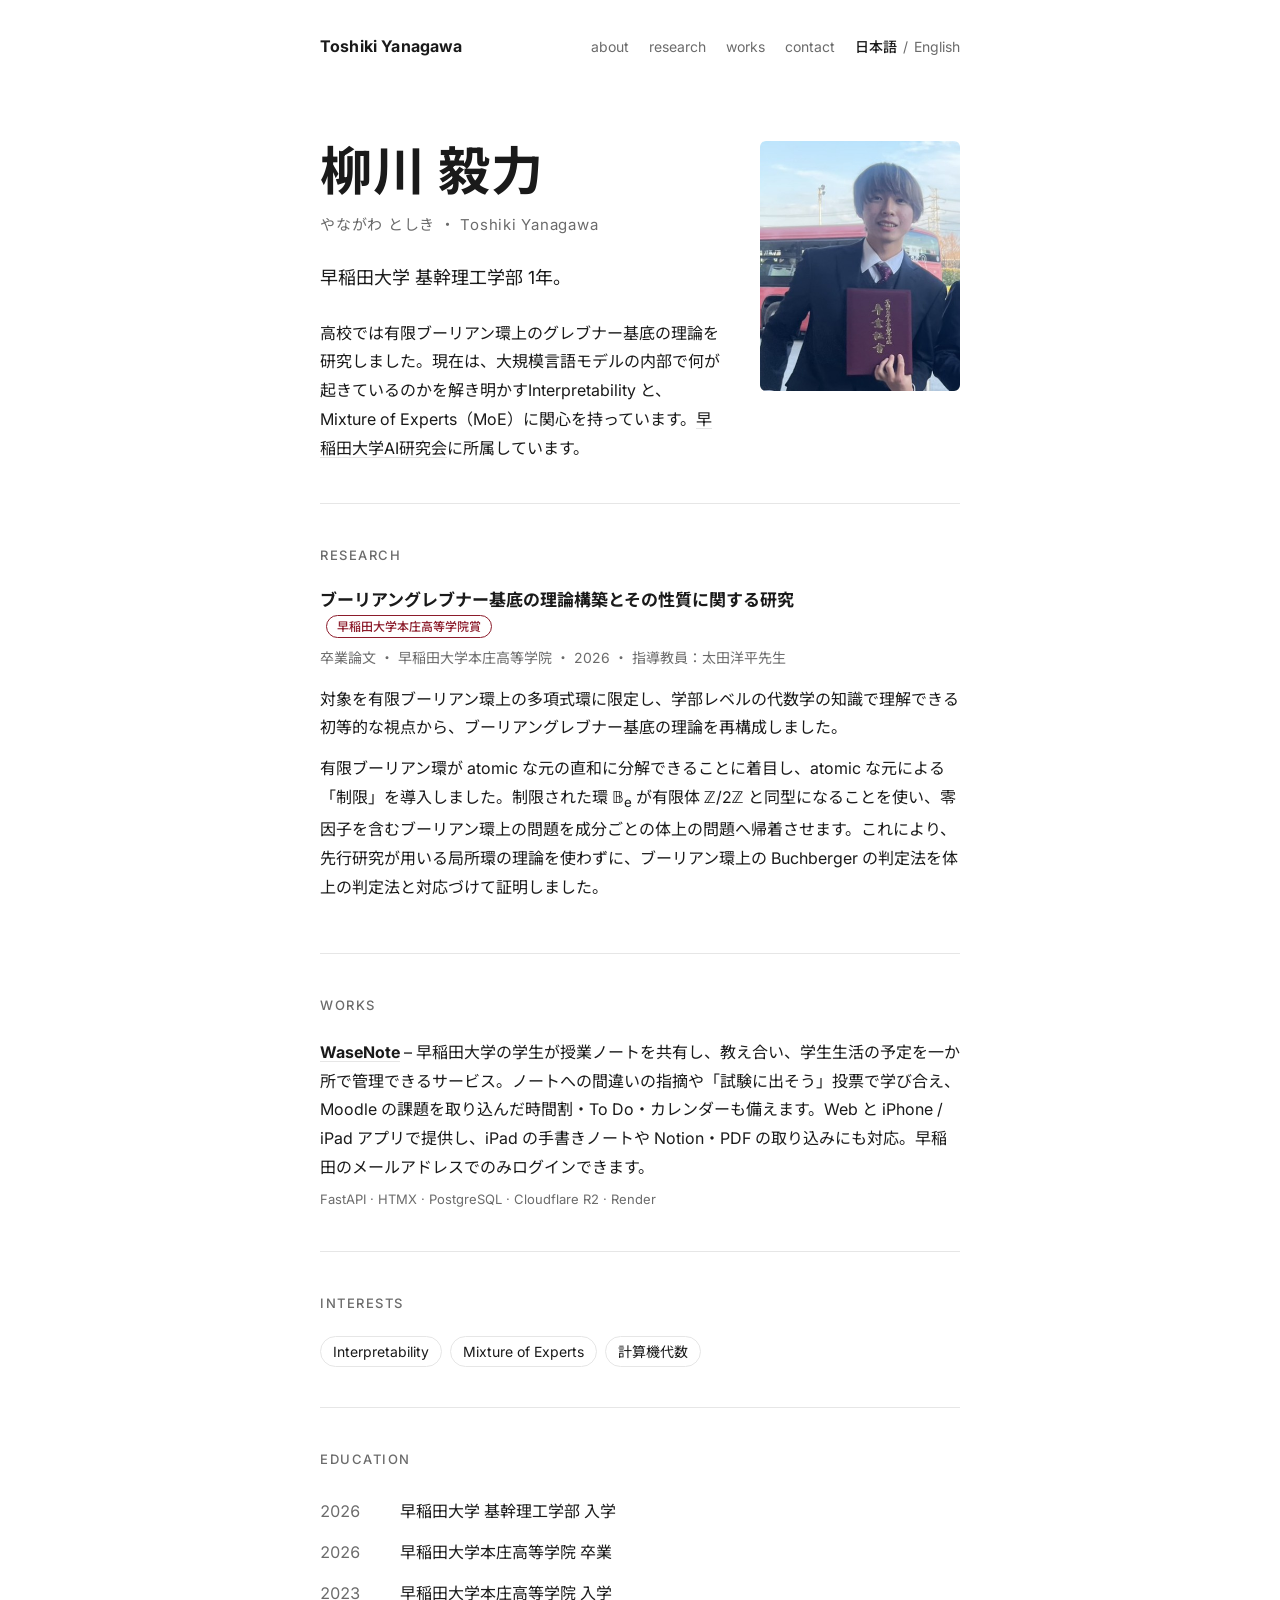
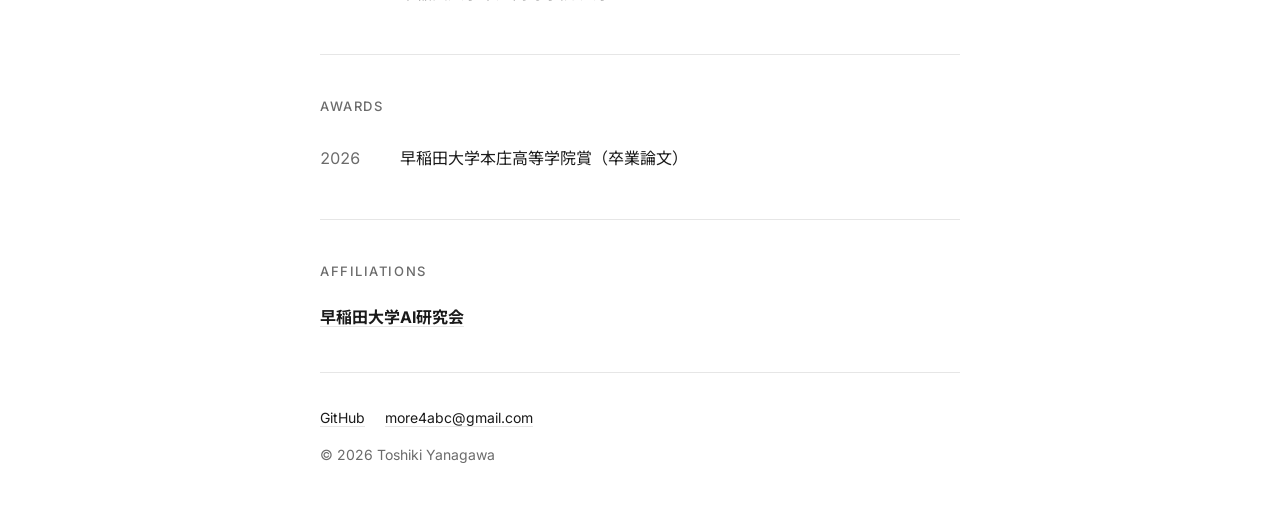
<file: index.html>
<!doctype html>
<html lang="ja">
<head>
<meta charset="utf-8">
<meta name="viewport" content="width=device-width, initial-scale=1">
<title>柳川毅力 | Toshiki Yanagawa</title>
<meta name="description" content="柳川毅力（やながわとしき）のポートフォリオ。早稲田大学基幹理工学部。Interpretability・Mixture of Experts に関心。">
<link rel="preconnect" href="https://fonts.googleapis.com">
<link rel="preconnect" href="https://fonts.gstatic.com" crossorigin>
<link href="https://fonts.googleapis.com/css2?family=Noto+Sans+JP:wght@400;500;700&family=Inter:wght@400;500;700&display=swap" rel="stylesheet">
<link rel="stylesheet" href="style.css">
<link rel="alternate" hreflang="ja" href="https://tosh1049-55.github.io/">
<link rel="alternate" hreflang="en" href="https://tosh1049-55.github.io/en/">
</head>
<body>
<div class="wrap">

  <header class="site">
    <a class="brand" href="#">Toshiki Yanagawa</a>
    <div class="right">
    <nav>
      <ul>
        <li><a href="#about">about</a></li>
        <li><a href="#research">research</a></li>
        <li><a href="#works">works</a></li>
        <li><a href="#contact">contact</a></li>
      </ul>
    </nav>
    <div class="lang"><span aria-current="true">日本語</span><span>/</span><a href="en/" hreflang="en" lang="en">English</a></div>
    </div>
  </header>

  <main>
    <div class="hero" id="about">
      <img class="photo" src="images/profile.jpg" alt="柳川毅力の写真" width="381" height="476">
      <div class="hero-text">
      <h1>柳川 毅力</h1>
      <p class="reading">やながわ としき ・ Toshiki Yanagawa</p>
      <p class="tagline">早稲田大学 基幹理工学部 1年。</p>
      <p class="intro">高校では有限ブーリアン環上のグレブナー基底の理論を研究しました。現在は、大規模言語モデルの内部で何が起きているのかを解き明かすInterpretability と、Mixture of Experts（MoE）に関心を持っています。<a href="https://wasedaaiclub.com/">早稲田大学AI研究会</a>に所属しています。</p>
      </div>
    </div>

    <section id="research">
      <h2>Research</h2>
      <div class="paper">
        <p class="title">ブーリアングレブナー基底の理論構築とその性質に関する研究<span class="badge">早稲田大学本庄高等学院賞</span></p>
        <p class="meta">卒業論文 ・ 早稲田大学本庄高等学院 ・ 2026 ・ 指導教員：太田洋平先生</p>
        <p>対象を有限ブーリアン環上の多項式環に限定し、学部レベルの代数学の知識で理解できる初等的な視点から、ブーリアングレブナー基底の理論を再構成しました。</p>
        <p>有限ブーリアン環が atomic な元の直和に分解できることに着目し、atomic な元による「制限」を導入しました。制限された環 𝔹<sub>e</sub> が有限体 ℤ/2ℤ と同型になることを使い、零因子を含むブーリアン環上の問題を成分ごとの体上の問題へ帰着させます。これにより、先行研究が用いる局所環の理論を使わずに、ブーリアン環上の Buchberger の判定法を体上の判定法と対応づけて証明しました。</p>
      </div>
    </section>

    <section id="works">
      <h2>Works</h2>
      <ul class="entries">
        <li>
          <b><a href="https://share-note-ulbv.onrender.com/about#concept">WaseNote</a></b> – 早稲田大学の学生が授業ノートを共有し、教え合い、学生生活の予定を一か所で管理できるサービス。ノートへの間違いの指摘や「試験に出そう」投票で学び合え、Moodle の課題を取り込んだ時間割・To Do・カレンダーも備えます。Web と iPhone / iPad アプリで提供し、iPad の手書きノートや Notion・PDF の取り込みにも対応。早稲田のメールアドレスでのみログインできます。
          <span class="stack">FastAPI · HTMX · PostgreSQL · Cloudflare R2 · Render</span>
        </li>
      </ul>
    </section>

    <section>
      <h2>Interests</h2>
      <ul class="tags">
        <li>Interpretability</li>
        <li>Mixture of Experts</li>
        <li>計算機代数</li>
      </ul>
    </section>

    <section>
      <h2>Education</h2>
      <ul class="timeline">
        <li><span class="year">2026</span><span>早稲田大学 基幹理工学部 入学</span></li>
        <li><span class="year">2026</span><span>早稲田大学本庄高等学院 卒業</span></li>
        <li><span class="year">2023</span><span>早稲田大学本庄高等学院 入学</span></li>
      </ul>
    </section>

    <section>
      <h2>Awards</h2>
      <ul class="timeline">
        <li><span class="year">2026</span><span>早稲田大学本庄高等学院賞（卒業論文）</span></li>
      </ul>
    </section>

    <section>
      <h2>Affiliations</h2>
      <ul class="entries">
        <li><b><a href="https://wasedaaiclub.com/">早稲田大学AI研究会</a></b></li>
      </ul>
    </section>
  </main>

  <footer id="contact">
    <div class="links">
      <a href="https://github.com/tosh1049-55">GitHub</a>
      <a href="mailto:more4abc@gmail.com">more4abc@gmail.com</a>
    </div>
    <div>© 2026 Toshiki Yanagawa</div>
  </footer>

</div>
</body>
</html>
</file>
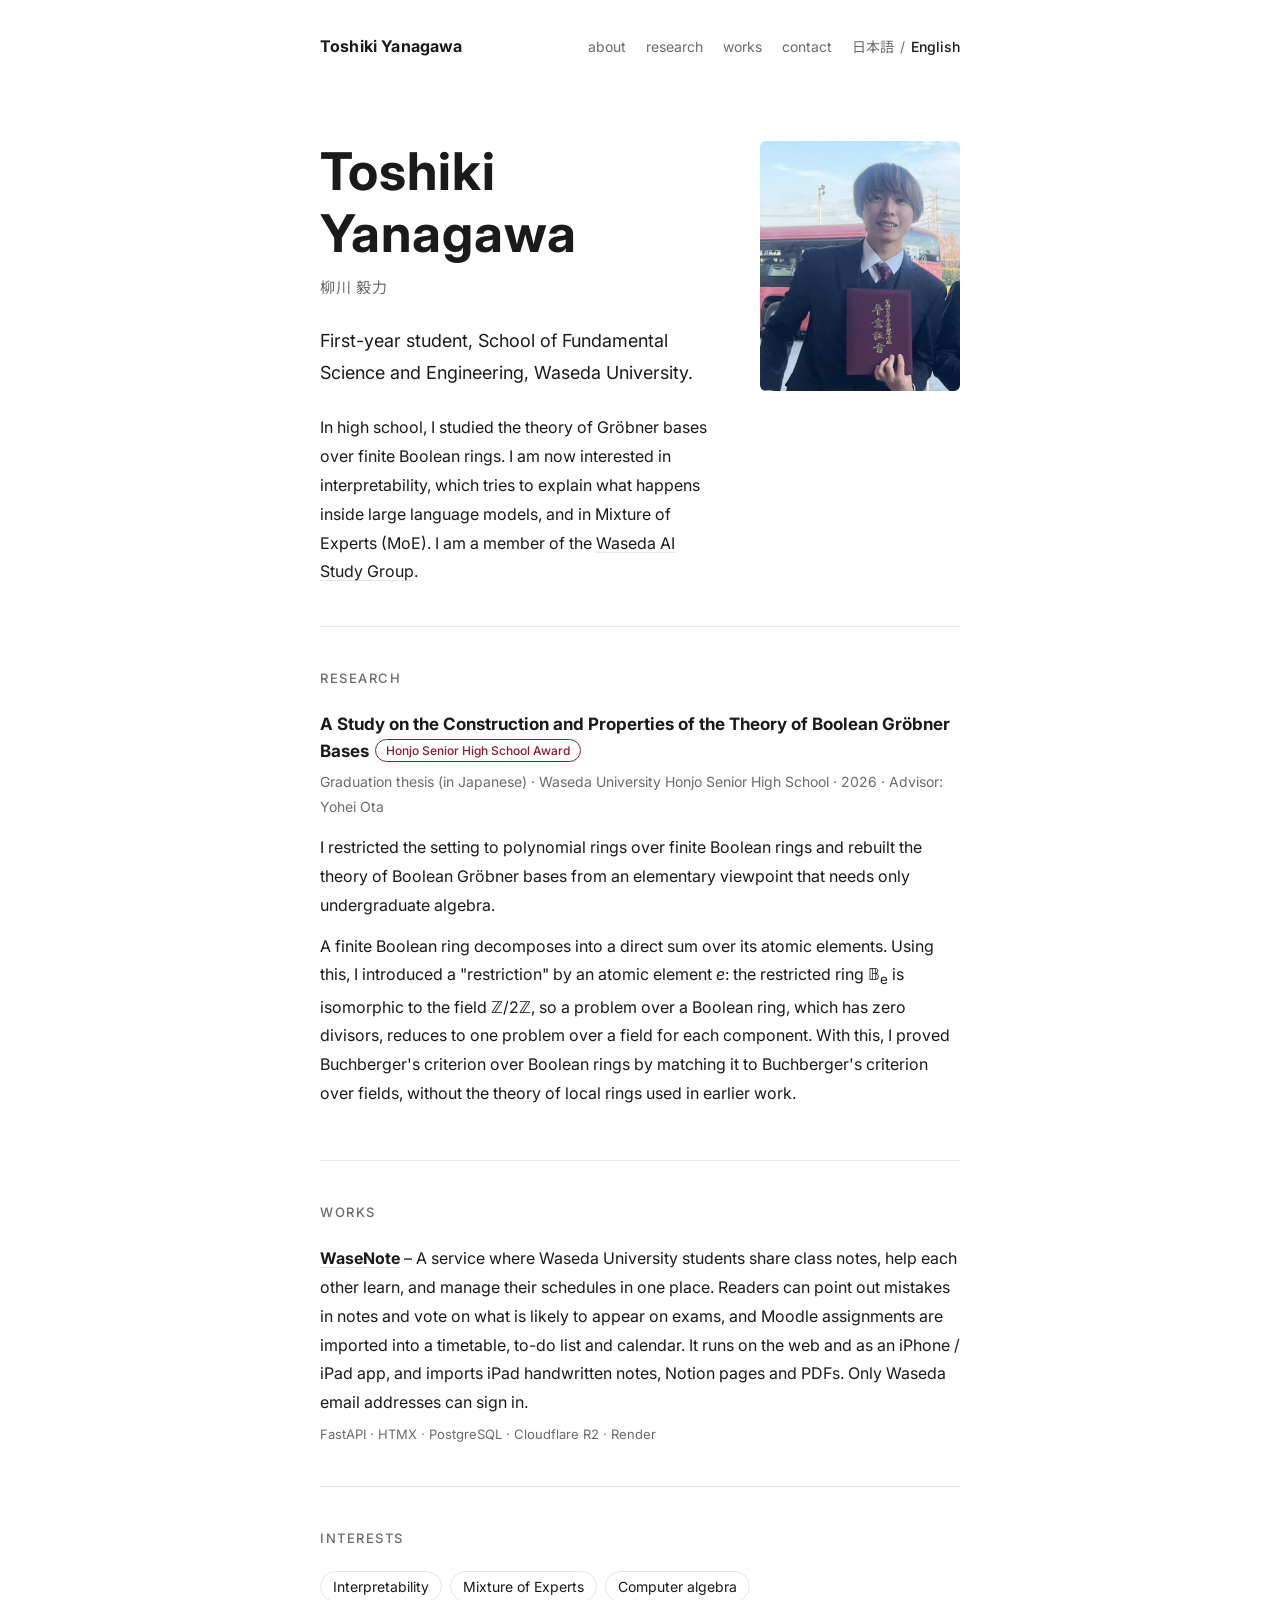
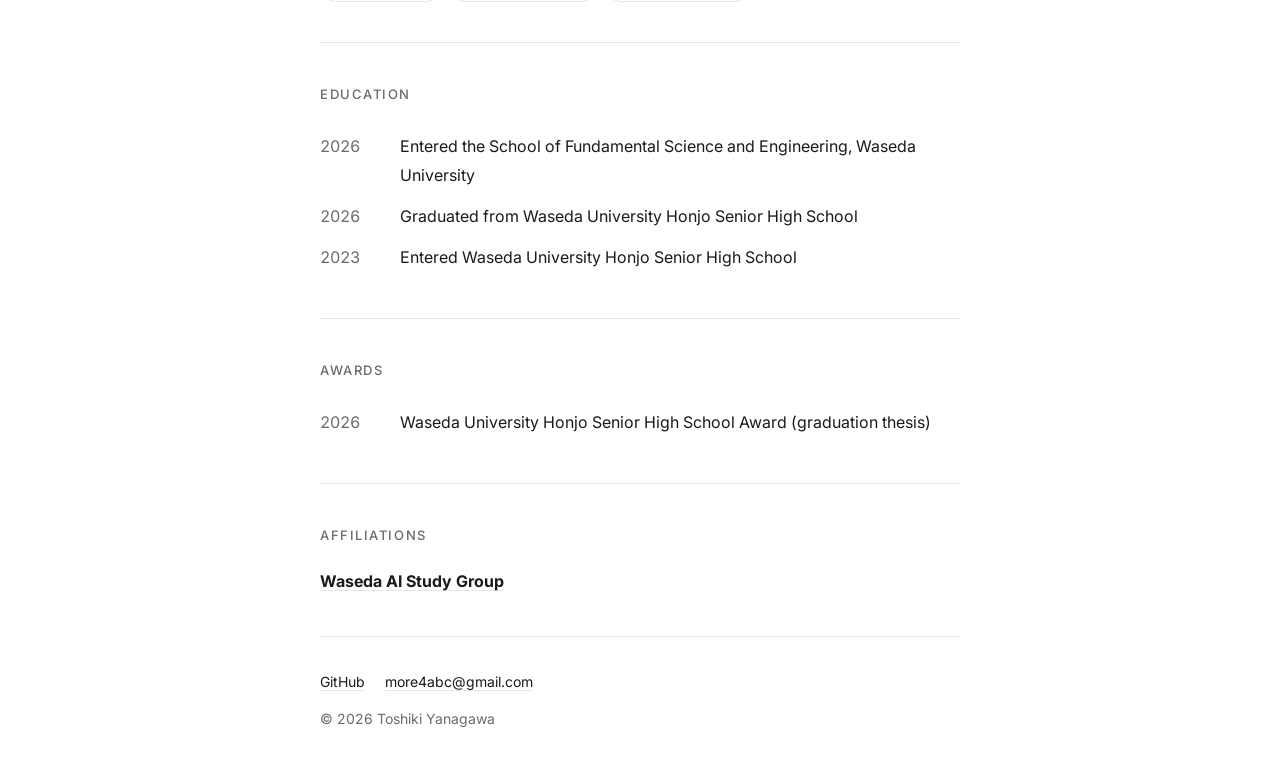
<file: en/index.html>
<!doctype html>
<html lang="en">
<head>
<meta charset="utf-8">
<meta name="viewport" content="width=device-width, initial-scale=1">
<title>Toshiki Yanagawa</title>
<meta name="description" content="Portfolio of Toshiki Yanagawa, School of Fundamental Science and Engineering, Waseda University. Interested in interpretability and Mixture of Experts.">
<link rel="preconnect" href="https://fonts.googleapis.com">
<link rel="preconnect" href="https://fonts.gstatic.com" crossorigin>
<link href="https://fonts.googleapis.com/css2?family=Noto+Sans+JP:wght@400;500;700&family=Inter:wght@400;500;700&display=swap" rel="stylesheet">
<link rel="stylesheet" href="../style.css">
<link rel="alternate" hreflang="ja" href="https://tosh1049-55.github.io/">
<link rel="alternate" hreflang="en" href="https://tosh1049-55.github.io/en/">
</head>
<body>
<div class="wrap">

  <header class="site">
    <a class="brand" href="#">Toshiki Yanagawa</a>
    <div class="right">
    <nav>
      <ul>
        <li><a href="#about">about</a></li>
        <li><a href="#research">research</a></li>
        <li><a href="#works">works</a></li>
        <li><a href="#contact">contact</a></li>
      </ul>
    </nav>
    <div class="lang"><a href="../" hreflang="ja" lang="ja">日本語</a><span>/</span><span aria-current="true">English</span></div>
    </div>
  </header>

  <main>
    <div class="hero" id="about">
      <img class="photo" src="../images/profile.jpg" alt="Photo of Toshiki Yanagawa" width="381" height="476">
      <div class="hero-text">
      <h1>Toshiki Yanagawa</h1>
      <p class="reading" lang="ja">柳川 毅力</p>
      <p class="tagline">First-year student, School of Fundamental Science and Engineering, Waseda University.</p>
      <p class="intro">In high school, I studied the theory of Gröbner bases over finite Boolean rings. I am now interested in interpretability, which tries to explain what happens inside large language models, and in Mixture of Experts (MoE). I am a member of the <a href="https://wasedaaiclub.com/">Waseda AI Study Group</a>.</p>
      </div>
    </div>

    <section id="research">
      <h2>Research</h2>
      <div class="paper">
        <p class="title">A Study on the Construction and Properties of the Theory of Boolean Gröbner Bases<span class="badge">Honjo Senior High School Award</span></p>
        <p class="meta">Graduation thesis (in Japanese) · Waseda University Honjo Senior High School · 2026 · Advisor: Yohei Ota</p>
        <p>I restricted the setting to polynomial rings over finite Boolean rings and rebuilt the theory of Boolean Gröbner bases from an elementary viewpoint that needs only undergraduate algebra.</p>
        <p>A finite Boolean ring decomposes into a direct sum over its atomic elements. Using this, I introduced a "restriction" by an atomic element <i>e</i>: the restricted ring 𝔹<sub>e</sub> is isomorphic to the field ℤ/2ℤ, so a problem over a Boolean ring, which has zero divisors, reduces to one problem over a field for each component. With this, I proved Buchberger's criterion over Boolean rings by matching it to Buchberger's criterion over fields, without the theory of local rings used in earlier work.</p>
      </div>
    </section>

    <section id="works">
      <h2>Works</h2>
      <ul class="entries">
        <li>
          <b><a href="https://share-note-ulbv.onrender.com/about#concept">WaseNote</a></b> – A service where Waseda University students share class notes, help each other learn, and manage their schedules in one place. Readers can point out mistakes in notes and vote on what is likely to appear on exams, and Moodle assignments are imported into a timetable, to-do list and calendar. It runs on the web and as an iPhone / iPad app, and imports iPad handwritten notes, Notion pages and PDFs. Only Waseda email addresses can sign in.
          <span class="stack">FastAPI · HTMX · PostgreSQL · Cloudflare R2 · Render</span>
        </li>
      </ul>
    </section>

    <section>
      <h2>Interests</h2>
      <ul class="tags">
        <li>Interpretability</li>
        <li>Mixture of Experts</li>
        <li>Computer algebra</li>
      </ul>
    </section>

    <section>
      <h2>Education</h2>
      <ul class="timeline">
        <li><span class="year">2026</span><span>Entered the School of Fundamental Science and Engineering, Waseda University</span></li>
        <li><span class="year">2026</span><span>Graduated from Waseda University Honjo Senior High School</span></li>
        <li><span class="year">2023</span><span>Entered Waseda University Honjo Senior High School</span></li>
      </ul>
    </section>

    <section>
      <h2>Awards</h2>
      <ul class="timeline">
        <li><span class="year">2026</span><span>Waseda University Honjo Senior High School Award (graduation thesis)</span></li>
      </ul>
    </section>

    <section>
      <h2>Affiliations</h2>
      <ul class="entries">
        <li><b><a href="https://wasedaaiclub.com/">Waseda AI Study Group</a></b></li>
      </ul>
    </section>
  </main>

  <footer id="contact">
    <div class="links">
      <a href="https://github.com/tosh1049-55">GitHub</a>
      <a href="mailto:more4abc@gmail.com">more4abc@gmail.com</a>
    </div>
    <div>© 2026 Toshiki Yanagawa</div>
  </footer>

</div>
</body>
</html>
</file>
<file: style.css>
:root {
  --bg: #ffffff;
  --text: #1a1a1a;
  --muted: #6b6b6b;
  --line: #e6e6e6;
  --accent: #8c1c2b; /* 早稲田えんじ */
}
@media (prefers-color-scheme: dark) {
  :root {
    --bg: #141414;
    --text: #ececec;
    --muted: #9a9a9a;
    --line: #2c2c2c;
    --accent: #e0707f;
  }
}

* { box-sizing: border-box; }
html { scroll-behavior: smooth; }
body {
  margin: 0;
  background: var(--bg);
  color: var(--text);
  font-family: "Inter", "Noto Sans JP", system-ui, sans-serif;
  font-size: 16px;
  line-height: 1.8;
  -webkit-font-smoothing: antialiased;
}
a { color: inherit; text-decoration: underline; text-decoration-color: var(--line); text-underline-offset: 3px; transition: text-decoration-color .15s; }
a:hover { text-decoration-color: var(--accent); }

.wrap { max-width: 680px; margin: 0 auto; padding: 0 20px; }

/* nav */
header.site {
  display: flex; justify-content: space-between; align-items: baseline; flex-wrap: wrap; gap: 8px 24px;
  padding: 32px 0 0;
}
header.site .brand { font-weight: 700; text-decoration: none; letter-spacing: .01em; }
nav ul { list-style: none; margin: 0; padding: 0; display: flex; flex-wrap: wrap; gap: 4px 20px; }
nav a { text-decoration: none; color: var(--muted); font-size: 14px; }
nav a:hover { color: var(--text); }

/* hero */
.hero { padding: 80px 0 40px; display: grid; grid-template-columns: 1fr 200px; gap: 40px; align-items: start; }
.hero .photo { grid-column: 2; grid-row: 1; width: 100%; height: auto; border-radius: 6px; display: block; }
.hero .hero-text { grid-column: 1; grid-row: 1; min-width: 0; }
.hero h1 { font-size: clamp(36px, 7vw, 52px); line-height: 1.2; margin: 0; font-weight: 700; letter-spacing: .02em; }
.hero .reading { color: var(--muted); font-size: 15px; margin: 8px 0 0; letter-spacing: .05em; }
.hero .tagline { font-size: 18px; margin: 24px 0 0; }
.hero .intro { margin: 24px 0 0; }

section { padding: 40px 0; border-top: 1px solid var(--line); }
section h2 {
  font-size: 13px; font-weight: 500; letter-spacing: .12em; text-transform: uppercase;
  color: var(--muted); margin: 0 0 20px;
}

/* entries: bold title – description */
.entries { list-style: none; margin: 0; padding: 0; }
.entries li { margin: 0 0 14px; }
.entries li:last-child { margin-bottom: 0; }
.entries b { font-weight: 700; }
.stack { display: block; color: var(--muted); font-size: 13px; margin-top: 6px; }

/* timeline */
.timeline { list-style: none; margin: 0; padding: 0; }
.timeline li { display: grid; grid-template-columns: 64px 1fr; gap: 16px; padding: 6px 0; }
.timeline .year { color: var(--muted); font-variant-numeric: tabular-nums; }

/* research card */
.paper .title { font-weight: 700; font-size: 17px; line-height: 1.6; margin: 0; }
.paper .meta { color: var(--muted); font-size: 14px; margin: 4px 0 14px; }
.paper p { margin: 0 0 12px; }
.badge {
  display: inline-block; font-size: 12px; font-weight: 500; color: var(--accent);
  border: 1px solid currentColor; border-radius: 999px; padding: 1px 10px; margin-left: 6px; vertical-align: 2px;
}
.tags { display: flex; flex-wrap: wrap; gap: 8px; margin: 0; padding: 0; list-style: none; }
.tags li { font-size: 14px; border: 1px solid var(--line); border-radius: 999px; padding: 2px 12px; }

.lang { display: flex; gap: 6px; font-size: 14px; color: var(--muted); }
.lang a { text-decoration: none; color: var(--muted); }
.lang a:hover { color: var(--text); }
.lang [aria-current] { color: var(--text); font-weight: 500; }
header.site .right { display: flex; align-items: baseline; flex-wrap: wrap; gap: 4px 20px; }

footer { border-top: 1px solid var(--line); padding: 32px 0 48px; color: var(--muted); font-size: 14px; }
footer .links { display: flex; flex-wrap: wrap; gap: 4px 20px; margin-bottom: 12px; }
footer .links a { color: var(--text); }

@media (max-width: 600px) {
  .hero { grid-template-columns: 1fr; gap: 28px; }
  .hero .photo { grid-column: 1; width: 180px; }
  .hero .hero-text { grid-row: 2; }
}
@media (max-width: 480px) {
  .hero { padding: 56px 0 32px; }
  .timeline li { grid-template-columns: 52px 1fr; gap: 12px; }
}
</file>
